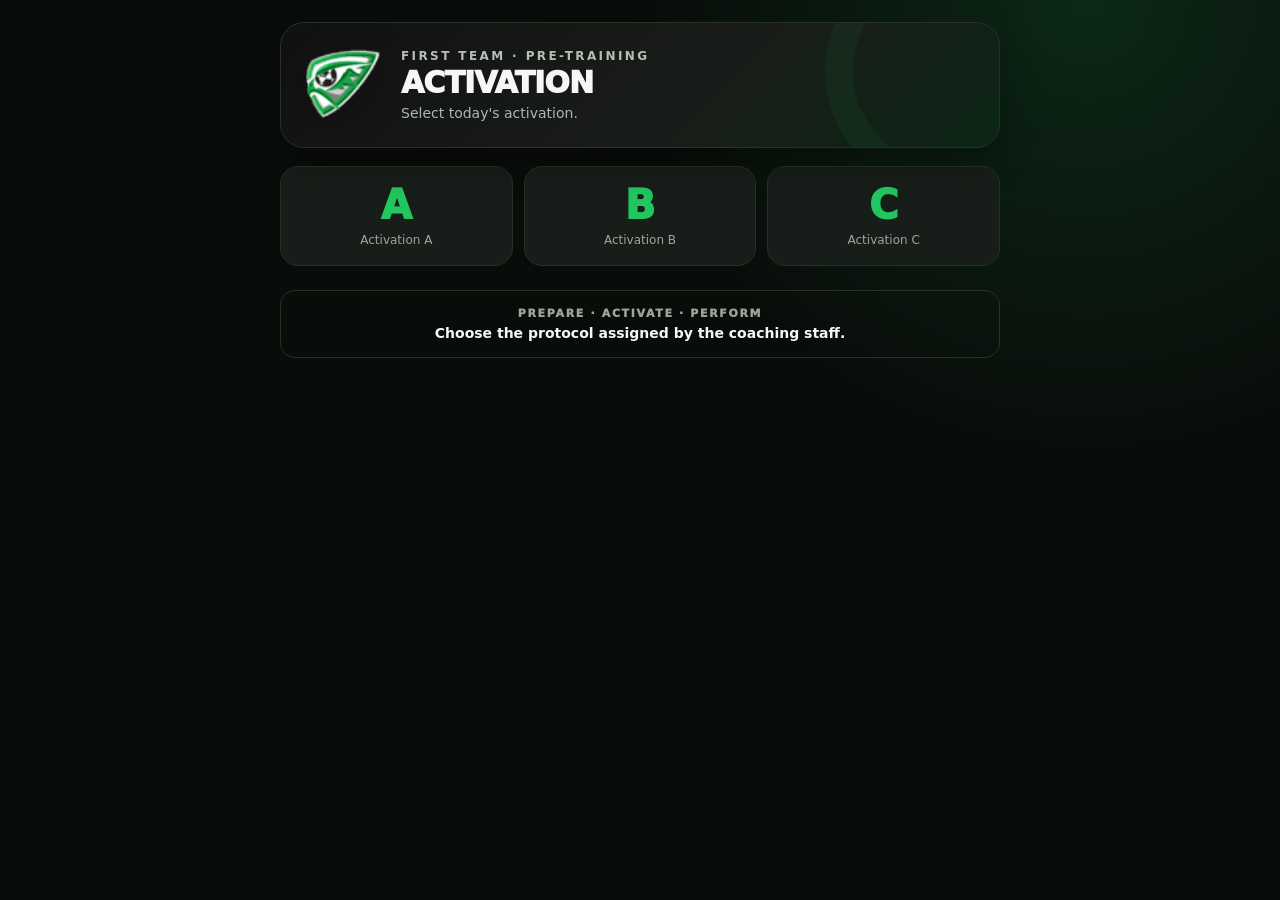
<file: index.html>
<!doctype html><html lang="en"><head><meta charset="utf-8"><meta name="viewport" content="width=device-width,initial-scale=1"><meta name="theme-color" content="#090d0a"><title>Pre-Training Activation</title><link rel="stylesheet" href="styles.css"></head><body><main class="wrap"><section class="hero"><div class="top"><img class="logo" src="logo.svg" alt="Club logo"><div><div class="eyebrow">FIRST TEAM · PRE-TRAINING</div><div class="title">ACTIVATION</div><div class="sub">Select today's activation.</div></div></div></section><div class="chooser"><a class="choice" href="activation-a.html"><div class="letter">A</div><p>Activation A</p></a><a class="choice" href="activation-b.html"><div class="letter">B</div><p>Activation B</p></a><a class="choice" href="activation-c.html"><div class="letter">C</div><p>Activation C</p></a></div><div class="footer"><div class="small">PREPARE · ACTIVATE · PERFORM</div><div class="ready">Choose the protocol assigned by the coaching staff.</div></div></main></body></html>
</file>
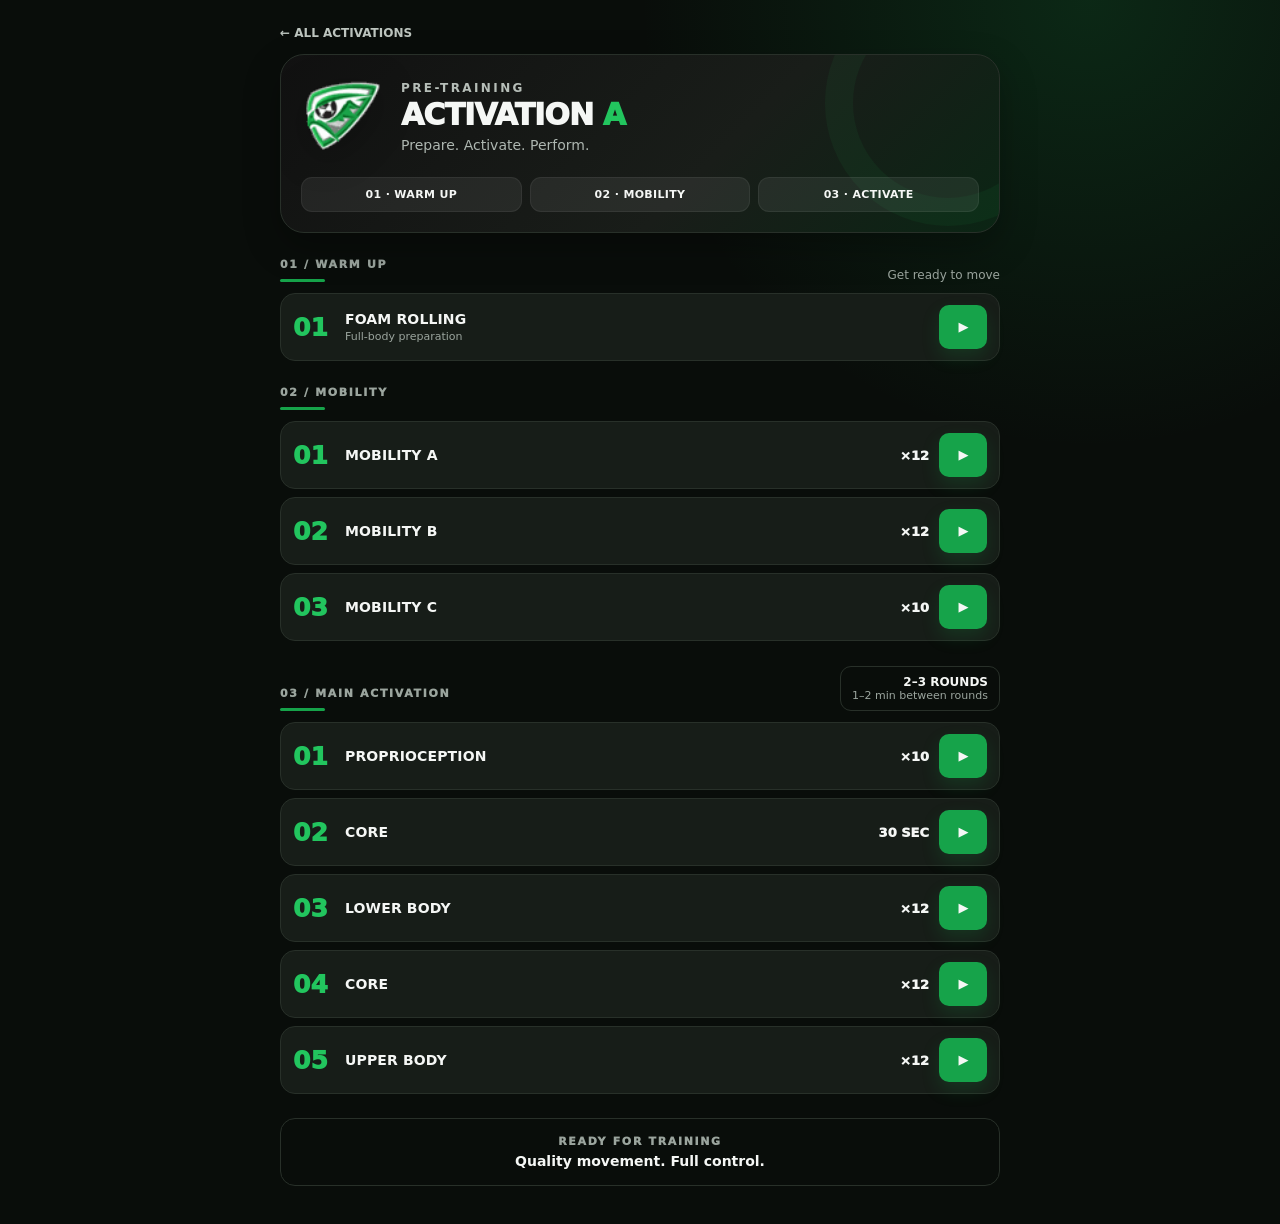
<file: activation-a.html>
<!doctype html><html lang="en"><head><meta charset="utf-8"><meta name="viewport" content="width=device-width,initial-scale=1"><meta name="theme-color" content="#090d0a"><title>Pre-Training Activation A</title><link rel="stylesheet" href="styles.css"></head><body><main class="wrap"><a class="back" href="index.html">← ALL ACTIVATIONS</a><section class="hero"><div class="top"><img class="logo" src="logo.svg" alt="Club logo"><div><div class="eyebrow">PRE-TRAINING</div><div class="title">ACTIVATION <span class="green">A</span></div><div class="sub">Prepare. Activate. Perform.</div></div></div><div class="steps"><div class="step">01 · WARM UP</div><div class="step">02 · MOBILITY</div><div class="step">03 · ACTIVATE</div></div></section><section class="section"><div class="section-head"><div><div class="phase">01 / WARM UP</div><div class="rule"></div></div><div class="hint">Get ready to move</div></div><div class="list"><div class="exercise"><div class="num">01</div><div><div class="name">FOAM ROLLING</div><div class="meta">Full-body preparation</div></div><div class="dose"></div><a class="video" href="https://youtu.be/xXMEBlJQPaU" target="_blank" rel="noopener noreferrer" aria-label="Watch FOAM ROLLING video">▶</a></div></div></section><section class="section"><div class="section-head"><div><div class="phase">02 / MOBILITY</div><div class="rule"></div></div></div><div class="list"><div class="exercise"><div class="num">01</div><div><div class="name">MOBILITY A</div></div><div class="dose">×12</div><a class="video" href="https://youtu.be/yB6e5_DH7-U" target="_blank" rel="noopener noreferrer" aria-label="Watch MOBILITY A video">▶</a></div><div class="exercise"><div class="num">02</div><div><div class="name">MOBILITY B</div></div><div class="dose">×12</div><a class="video" href="https://youtu.be/rGrOTLQREnE" target="_blank" rel="noopener noreferrer" aria-label="Watch MOBILITY B video">▶</a></div><div class="exercise"><div class="num">03</div><div><div class="name">MOBILITY C</div></div><div class="dose">×10</div><a class="video" href="https://youtu.be/kAEp9yQDjJM" target="_blank" rel="noopener noreferrer" aria-label="Watch MOBILITY C video">▶</a></div></div></section><section class="section"><div class="section-head"><div><div class="phase">03 / MAIN ACTIVATION</div><div class="rule"></div></div><div class="rounds"><strong>2–3 ROUNDS</strong><br>1–2 min between rounds</div></div><div class="list"><div class="exercise"><div class="num">01</div><div><div class="name">PROPRIOCEPTION</div></div><div class="dose">×10</div><a class="video" href="https://youtu.be/3aSzmlBSatc" target="_blank" rel="noopener noreferrer" aria-label="Watch PROPRIOCEPTION video">▶</a></div><div class="exercise"><div class="num">02</div><div><div class="name">CORE</div></div><div class="dose">30 SEC</div><a class="video" href="https://youtu.be/kQNT-VKZIPM" target="_blank" rel="noopener noreferrer" aria-label="Watch CORE video">▶</a></div><div class="exercise"><div class="num">03</div><div><div class="name">LOWER BODY</div></div><div class="dose">×12</div><a class="video" href="https://youtu.be/wY1wqEAE1eU" target="_blank" rel="noopener noreferrer" aria-label="Watch LOWER BODY video">▶</a></div><div class="exercise"><div class="num">04</div><div><div class="name">CORE</div></div><div class="dose">×12</div><a class="video" href="https://youtu.be/qSguE_7Sd-E" target="_blank" rel="noopener noreferrer" aria-label="Watch CORE video">▶</a></div><div class="exercise"><div class="num">05</div><div><div class="name">UPPER BODY</div></div><div class="dose">×12</div><a class="video" href="https://youtu.be/LwkED5SIClg" target="_blank" rel="noopener noreferrer" aria-label="Watch UPPER BODY video">▶</a></div></div></section><div class="footer"><div class="small">READY FOR TRAINING</div><div class="ready">Quality movement. Full control.</div></div></main></body></html>
</file>
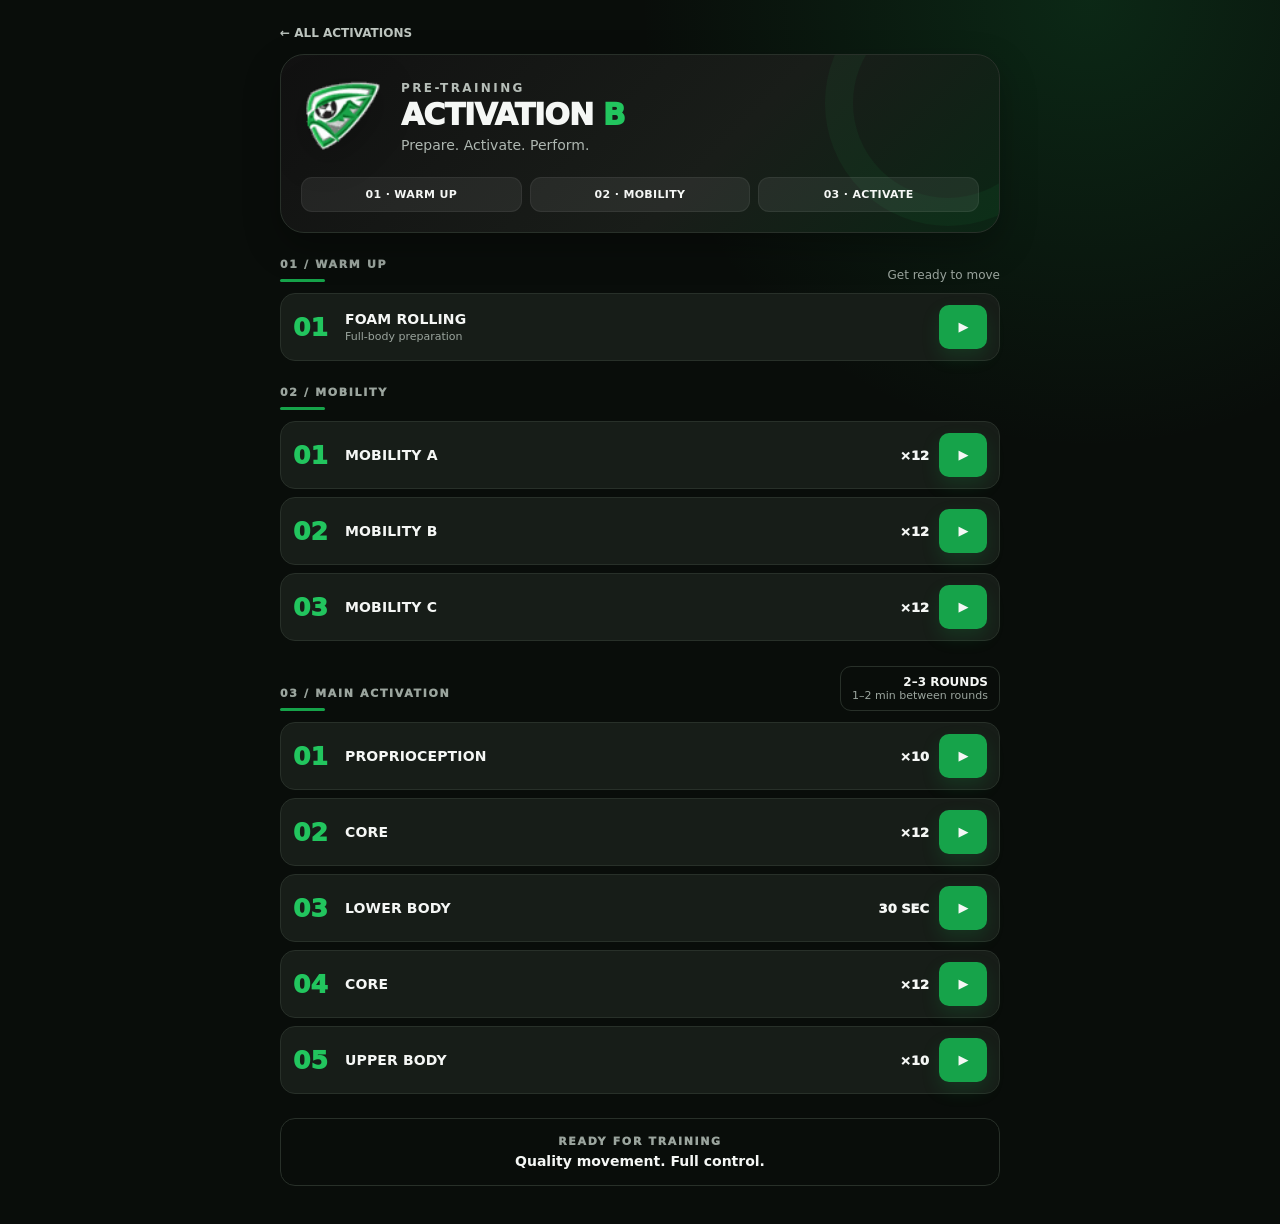
<file: activation-b.html>
<!doctype html><html lang="en"><head><meta charset="utf-8"><meta name="viewport" content="width=device-width,initial-scale=1"><meta name="theme-color" content="#090d0a"><title>Pre-Training Activation B</title><link rel="stylesheet" href="styles.css"></head><body><main class="wrap"><a class="back" href="index.html">← ALL ACTIVATIONS</a><section class="hero"><div class="top"><img class="logo" src="logo.svg" alt="Club logo"><div><div class="eyebrow">PRE-TRAINING</div><div class="title">ACTIVATION <span class="green">B</span></div><div class="sub">Prepare. Activate. Perform.</div></div></div><div class="steps"><div class="step">01 · WARM UP</div><div class="step">02 · MOBILITY</div><div class="step">03 · ACTIVATE</div></div></section><section class="section"><div class="section-head"><div><div class="phase">01 / WARM UP</div><div class="rule"></div></div><div class="hint">Get ready to move</div></div><div class="list"><div class="exercise"><div class="num">01</div><div><div class="name">FOAM ROLLING</div><div class="meta">Full-body preparation</div></div><div class="dose"></div><a class="video" href="https://youtu.be/xXMEBlJQPaU" target="_blank" rel="noopener noreferrer" aria-label="Watch FOAM ROLLING video">▶</a></div></div></section><section class="section"><div class="section-head"><div><div class="phase">02 / MOBILITY</div><div class="rule"></div></div></div><div class="list"><div class="exercise"><div class="num">01</div><div><div class="name">MOBILITY A</div></div><div class="dose">×12</div><a class="video" href="https://youtu.be/-BX6K-5ke_g" target="_blank" rel="noopener noreferrer" aria-label="Watch MOBILITY A video">▶</a></div><div class="exercise"><div class="num">02</div><div><div class="name">MOBILITY B</div></div><div class="dose">×12</div><a class="video" href="https://youtu.be/LyHDxaaP4ig" target="_blank" rel="noopener noreferrer" aria-label="Watch MOBILITY B video">▶</a></div><div class="exercise"><div class="num">03</div><div><div class="name">MOBILITY C</div></div><div class="dose">×12</div><a class="video" href="https://youtu.be/SKmAYlo5VIE" target="_blank" rel="noopener noreferrer" aria-label="Watch MOBILITY C video">▶</a></div></div></section><section class="section"><div class="section-head"><div><div class="phase">03 / MAIN ACTIVATION</div><div class="rule"></div></div><div class="rounds"><strong>2–3 ROUNDS</strong><br>1–2 min between rounds</div></div><div class="list"><div class="exercise"><div class="num">01</div><div><div class="name">PROPRIOCEPTION</div></div><div class="dose">×10</div><a class="video" href="https://youtu.be/AKoUNBdUc2U" target="_blank" rel="noopener noreferrer" aria-label="Watch PROPRIOCEPTION video">▶</a></div><div class="exercise"><div class="num">02</div><div><div class="name">CORE</div></div><div class="dose">×12</div><a class="video" href="https://youtu.be/ktIzbYjFy-w" target="_blank" rel="noopener noreferrer" aria-label="Watch CORE video">▶</a></div><div class="exercise"><div class="num">03</div><div><div class="name">LOWER BODY</div></div><div class="dose">30 SEC</div><a class="video" href="https://youtu.be/lWIsnBSqTqc" target="_blank" rel="noopener noreferrer" aria-label="Watch LOWER BODY video">▶</a></div><div class="exercise"><div class="num">04</div><div><div class="name">CORE</div></div><div class="dose">×12</div><a class="video" href="https://youtu.be/rQrDwjR-H1c" target="_blank" rel="noopener noreferrer" aria-label="Watch CORE video">▶</a></div><div class="exercise"><div class="num">05</div><div><div class="name">UPPER BODY</div></div><div class="dose">×10</div><a class="video" href="https://youtu.be/LXp8j1BH-tM" target="_blank" rel="noopener noreferrer" aria-label="Watch UPPER BODY video">▶</a></div></div></section><div class="footer"><div class="small">READY FOR TRAINING</div><div class="ready">Quality movement. Full control.</div></div></main></body></html>
</file>
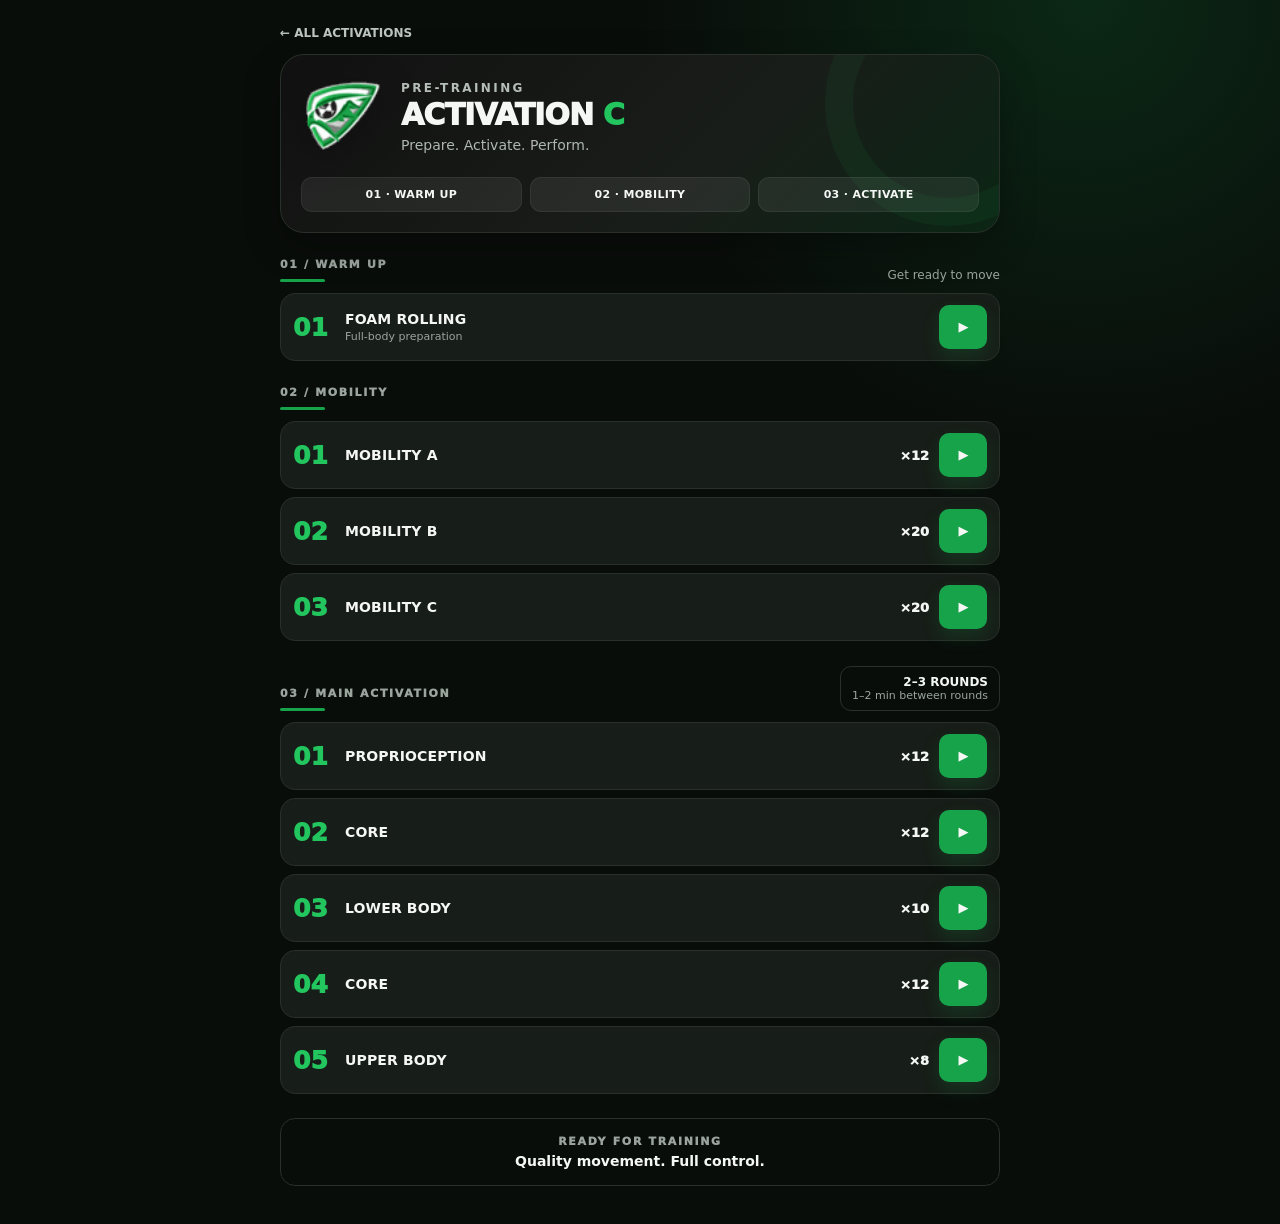
<file: activation-c.html>
<!doctype html><html lang="en"><head><meta charset="utf-8"><meta name="viewport" content="width=device-width,initial-scale=1"><meta name="theme-color" content="#090d0a"><title>Pre-Training Activation C</title><link rel="stylesheet" href="styles.css"></head><body><main class="wrap"><a class="back" href="index.html">← ALL ACTIVATIONS</a><section class="hero"><div class="top"><img class="logo" src="logo.svg" alt="Club logo"><div><div class="eyebrow">PRE-TRAINING</div><div class="title">ACTIVATION <span class="green">C</span></div><div class="sub">Prepare. Activate. Perform.</div></div></div><div class="steps"><div class="step">01 · WARM UP</div><div class="step">02 · MOBILITY</div><div class="step">03 · ACTIVATE</div></div></section><section class="section"><div class="section-head"><div><div class="phase">01 / WARM UP</div><div class="rule"></div></div><div class="hint">Get ready to move</div></div><div class="list"><div class="exercise"><div class="num">01</div><div><div class="name">FOAM ROLLING</div><div class="meta">Full-body preparation</div></div><div class="dose"></div><a class="video" href="https://youtu.be/xXMEBlJQPaU" target="_blank" rel="noopener noreferrer" aria-label="Watch FOAM ROLLING video">▶</a></div></div></section><section class="section"><div class="section-head"><div><div class="phase">02 / MOBILITY</div><div class="rule"></div></div></div><div class="list"><div class="exercise"><div class="num">01</div><div><div class="name">MOBILITY A</div></div><div class="dose">×12</div><a class="video" href="https://youtu.be/0eiE17wTy2M" target="_blank" rel="noopener noreferrer" aria-label="Watch MOBILITY A video">▶</a></div><div class="exercise"><div class="num">02</div><div><div class="name">MOBILITY B</div></div><div class="dose">×20</div><a class="video" href="https://youtu.be/S6740ePGWcw" target="_blank" rel="noopener noreferrer" aria-label="Watch MOBILITY B video">▶</a></div><div class="exercise"><div class="num">03</div><div><div class="name">MOBILITY C</div></div><div class="dose">×20</div><a class="video" href="https://youtu.be/TOTVh1mfGR4" target="_blank" rel="noopener noreferrer" aria-label="Watch MOBILITY C video">▶</a></div></div></section><section class="section"><div class="section-head"><div><div class="phase">03 / MAIN ACTIVATION</div><div class="rule"></div></div><div class="rounds"><strong>2–3 ROUNDS</strong><br>1–2 min between rounds</div></div><div class="list"><div class="exercise"><div class="num">01</div><div><div class="name">PROPRIOCEPTION</div></div><div class="dose">×12</div><a class="video" href="https://youtu.be/lt3-yelsHlA" target="_blank" rel="noopener noreferrer" aria-label="Watch PROPRIOCEPTION video">▶</a></div><div class="exercise"><div class="num">02</div><div><div class="name">CORE</div></div><div class="dose">×12</div><a class="video" href="https://youtu.be/u4uTAnIZtyE" target="_blank" rel="noopener noreferrer" aria-label="Watch CORE video">▶</a></div><div class="exercise"><div class="num">03</div><div><div class="name">LOWER BODY</div></div><div class="dose">×10</div><a class="video" href="https://youtu.be/XJWAzwzz5B4" target="_blank" rel="noopener noreferrer" aria-label="Watch LOWER BODY video">▶</a></div><div class="exercise"><div class="num">04</div><div><div class="name">CORE</div></div><div class="dose">×12</div><a class="video" href="https://youtu.be/tVmBhSFnNgo" target="_blank" rel="noopener noreferrer" aria-label="Watch CORE video">▶</a></div><div class="exercise"><div class="num">05</div><div><div class="name">UPPER BODY</div></div><div class="dose">×8</div><a class="video" href="https://youtu.be/xyctrxz8NDc" target="_blank" rel="noopener noreferrer" aria-label="Watch UPPER BODY video">▶</a></div></div></section><div class="footer"><div class="small">READY FOR TRAINING</div><div class="ready">Quality movement. Full control.</div></div></main></body></html>
</file>
<file: styles.css>
:root{--bg:#090d0a;--panel:#121712;--card:#171d18;--line:#283029;--text:#f5f7f5;--muted:#9ba59e;--green:#16a34a;--green2:#22c55e;--shadow:0 14px 36px rgba(0,0,0,.28)}
*{box-sizing:border-box}html{background:var(--bg);color-scheme:dark}body{margin:0;background:radial-gradient(circle at 85% 0%,rgba(22,163,74,.18),transparent 28rem),var(--bg);color:var(--text);font-family:Inter,ui-sans-serif,system-ui,-apple-system,BlinkMacSystemFont,"Segoe UI",sans-serif;min-height:100vh}
a{color:inherit;text-decoration:none}.wrap{width:min(100% - 28px,720px);margin:auto;padding:22px 0 38px}.hero{position:relative;overflow:hidden;border:1px solid var(--line);border-radius:24px;padding:20px;background:linear-gradient(135deg,#111 0%,#191d19 60%,#0b2514 100%);box-shadow:var(--shadow)}.hero:after{content:"";position:absolute;width:190px;height:190px;border:28px solid rgba(34,197,94,.06);border-radius:50%;right:-72px;top:-75px}.top{position:relative;z-index:1;display:flex;align-items:center;gap:16px}.logo{width:84px;height:84px;object-fit:contain;filter:drop-shadow(0 8px 18px rgba(0,0,0,.25))}.eyebrow{font-size:12px;font-weight:900;letter-spacing:.2em;color:#b6beb8}.title{font-size:30px;line-height:1;font-weight:1000;letter-spacing:-.03em;margin-top:5px}.green{color:var(--green2)}.sub{font-size:14px;color:#aeb7b1;margin-top:7px}.steps{position:relative;z-index:1;display:grid;grid-template-columns:repeat(3,1fr);gap:8px;margin-top:18px}.step{padding:10px 8px;background:rgba(255,255,255,.07);border:1px solid rgba(255,255,255,.06);border-radius:11px;text-align:center;font-size:11px;font-weight:850;letter-spacing:.03em}.section{margin-top:25px}.section-head{display:flex;align-items:flex-end;justify-content:space-between;gap:12px;margin-bottom:11px}.phase{font-size:11px;font-weight:950;letter-spacing:.15em;color:var(--muted)}.rule{width:45px;height:3px;background:var(--green);border-radius:99px;margin-top:8px}.hint{font-size:12px;color:var(--muted)}.rounds{text-align:right;border:1px solid var(--line);border-radius:11px;padding:8px 11px;font-size:11px;color:var(--muted)}.rounds strong{color:var(--text);font-size:12px}.list{display:grid;gap:8px}.exercise{min-height:68px;background:var(--card);border:1px solid var(--line);border-radius:15px;padding:11px 12px;display:grid;grid-template-columns:42px 1fr auto auto;align-items:center;gap:10px}.num{font-size:25px;line-height:1;font-weight:1000;color:var(--green2)}.name{font-size:14px;font-weight:900;letter-spacing:.01em}.meta{font-size:11px;color:var(--muted);margin-top:3px}.dose{font-size:13px;font-weight:950;white-space:nowrap}.video{min-width:48px;height:44px;padding:0 12px;display:inline-flex;align-items:center;justify-content:center;background:var(--green);border-radius:10px;font-size:12px;font-weight:950;box-shadow:0 8px 18px rgba(22,163,74,.18)}.video:hover{background:#15803d}.footer{margin-top:24px;padding:16px;border:1px solid var(--line);border-radius:15px;text-align:center}.footer .small{font-size:11px;font-weight:950;letter-spacing:.15em;color:var(--muted)}.footer .ready{margin-top:5px;font-size:14px;font-weight:850}.chooser{display:grid;grid-template-columns:repeat(3,1fr);gap:11px;margin-top:18px}.choice{background:var(--card);border:1px solid var(--line);border-radius:18px;padding:18px 13px;text-align:center;transition:.16s ease}.choice:hover{transform:translateY(-2px);border-color:#3a4d3e}.letter{font-size:40px;font-weight:1000;color:var(--green2);line-height:1}.choice p{margin:8px 0 0;color:var(--muted);font-size:12px}.back{display:inline-flex;margin-bottom:14px;font-size:12px;font-weight:800;color:#bdc5bf}.back:hover{color:#fff}
@media(max-width:520px){.wrap{width:min(100% - 18px,720px);padding-top:10px}.hero{padding:17px;border-radius:20px}.logo{width:68px;height:68px}.title{font-size:25px}.steps{gap:5px}.step{font-size:9.5px;padding:9px 4px}.exercise{grid-template-columns:35px 1fr auto auto;gap:7px;padding:10px}.num{font-size:22px}.name{font-size:13px}.dose{font-size:12px}.video{min-width:44px;padding:0 10px}.section-head{align-items:center}.rounds{font-size:10px}.chooser{gap:8px}.choice{padding:15px 8px}.letter{font-size:34px}}
</file>
